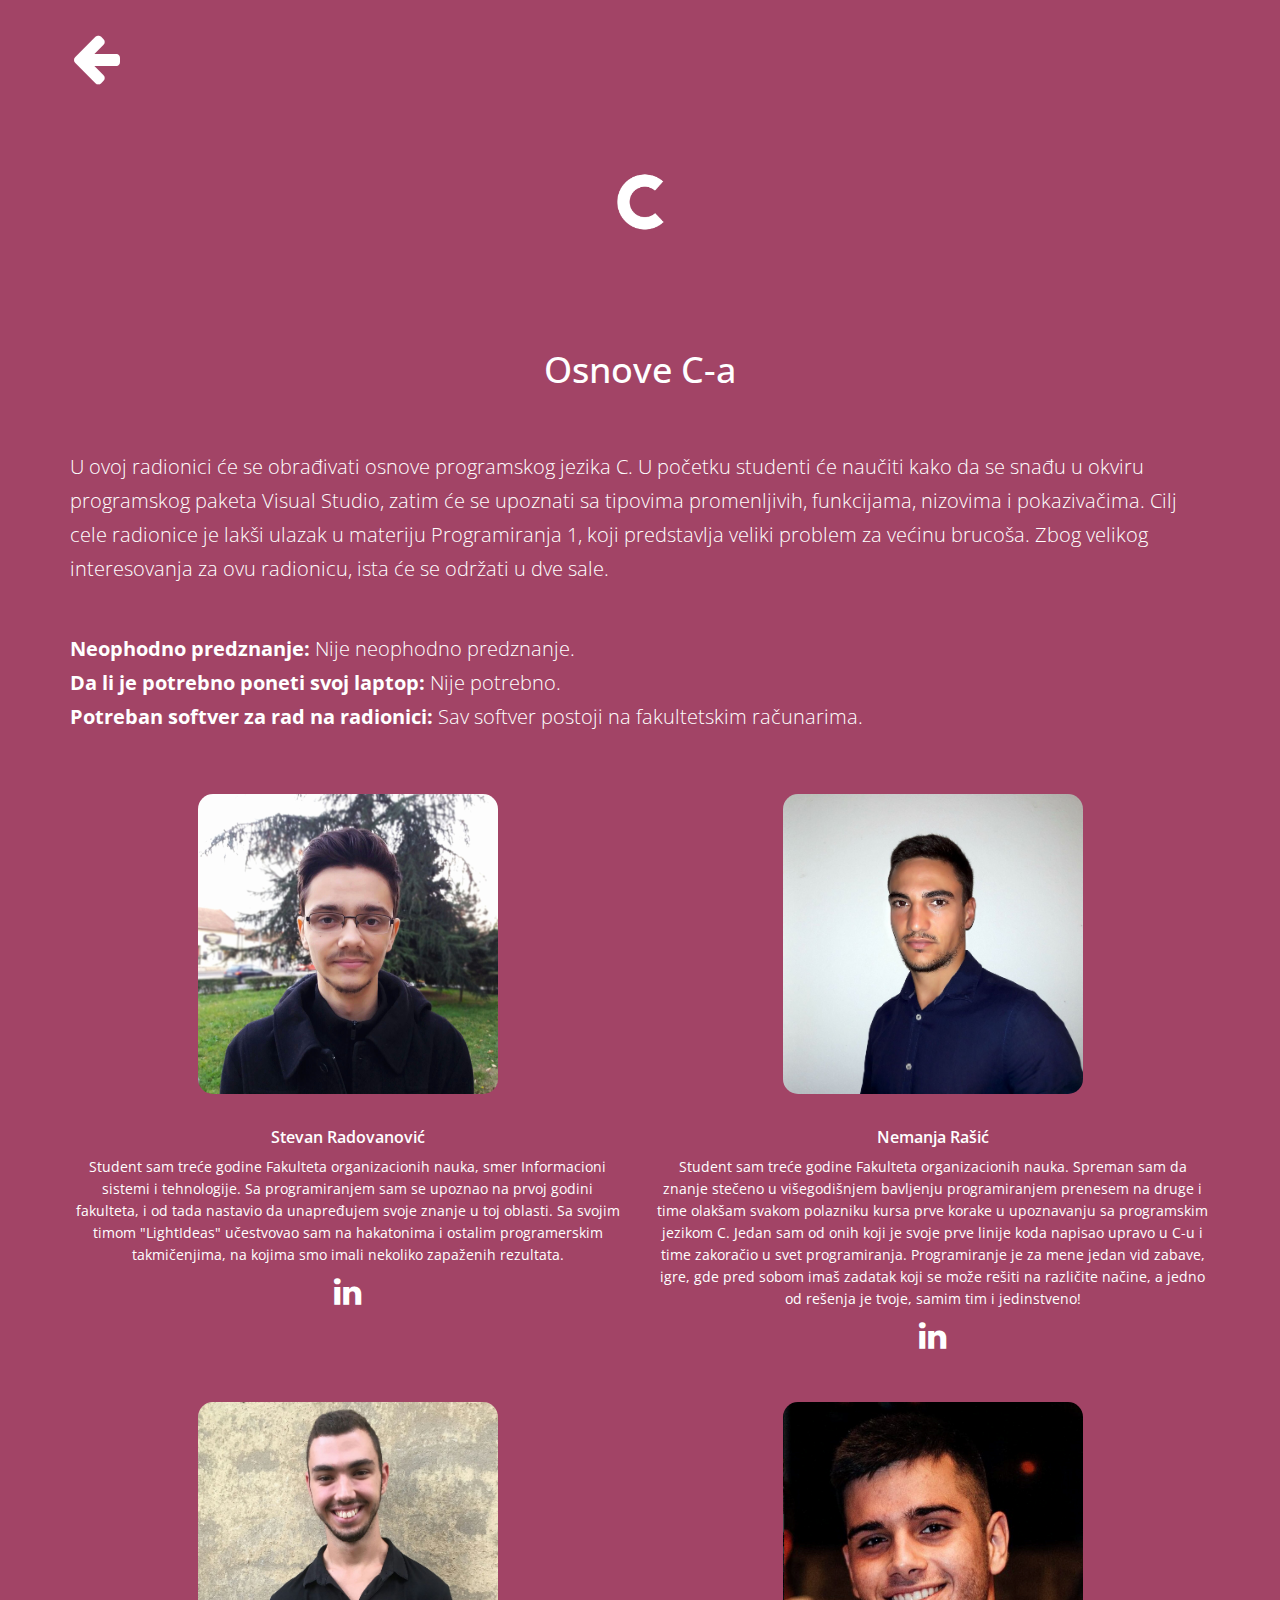
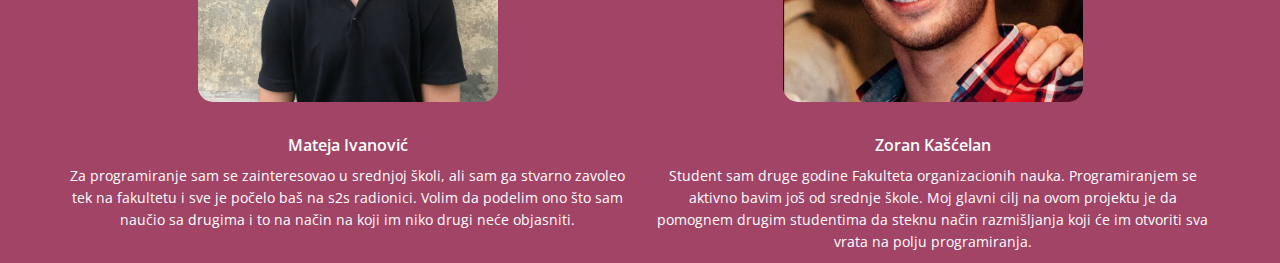
<file: radionica-c.html>
<!DOCTYPE html>
<html lang="en">

<head>
    <meta charset="UTF-8">
    <meta name="viewport" content="width=device-width, initial-scale=1.0">
    <meta http-equiv="X-UA-Compatible" content="ie=edge">
    <title>Studenti studentima 2018</title>

    <!-- Bootstrap CDN -->

    <link rel="stylesheet" href="https://maxcdn.bootstrapcdn.com/bootstrap/3.3.7/css/bootstrap.min.css" integrity="sha384-BVYiiSIFeK1dGmJRAkycuHAHRg32OmUcww7on3RYdg4Va+PmSTsz/K68vbdEjh4u"
        crossorigin="anonymous">
    <script src="https://code.jquery.com/jquery-3.2.1.min.js" integrity="sha256-hwg4gsxgFZhOsEEamdOYGBf13FyQuiTwlAQgxVSNgt4="
        crossorigin="anonymous"></script>
    <script src="https://maxcdn.bootstrapcdn.com/bootstrap/3.3.7/js/bootstrap.min.js" integrity="sha384-Tc5IQib027qvyjSMfHjOMaLkfuWVxZxUPnCJA7l2mCWNIpG9mGCD8wGNIcPD7Txa"
        crossorigin="anonymous">

        </script>

    <!-- CSS -->
    <link rel="stylesheet" href="https://maxcdn.bootstrapcdn.com/font-awesome/4.7.0/css/font-awesome.min.css">
    <link rel="stylesheet" href="./css/main.css">
    <link rel="stylesheet" href="./css/radionica.css">

    <style type="text/css">
        body {
            background-color: #A24466;
            color: white;
        }

        .workshop-info-text {
            color: white;
        }

        .fa-linkedin {
            color: white;
        }

        .ikonaRadionice {
            margin: auto;
            display: block;
            width: 35%;
            margin-bottom: 4%;
        }

        .razmak {
            margin-top: 4%;
        }

        .fa-arrow-right {
            color: white;
            size: 60px;
        }
    </style>
</head>

<body>
    <nav>
        <div class="container">
            <div class="go-back">
                <a href="index.html#radionice">
                    <!--<img src="../img/right-arrow.png" alt="Back">-->
                    <i class="fa fa-arrow-right fa-4x responsive-size" aria-hidden="false"></i>
                </a>
            </div>
        </div>
    </nav>
    <section class="workshop-info">
        <div class="container">
            <!--SLIKA-->
            <div class="img-control">
                <img class="img-responsive ikonaRadionice" src="./img/radionice/c02.jpg" alt="C language-ikonica">
            </div>
            <!--/SLIKA-->
            <div class="row">
                <div class="col-md-10 col-md-offset-1">
                    <h1> Osnove C-a</h1>
                </div>
            </div>
            <div class="row">
                <div class="col-md-12">
                    <p class="workshop-info-text">
                        U ovoj radionici će se obrađivati osnove programskog jezika C.
                        U početku studenti će naučiti kako da se snađu u okviru programskog paketa Visual Studio,
                        zatim će se upoznati sa tipovima promenljivih, funkcijama, nizovima i pokazivačima.
                        Cilj cele radionice je lakši ulazak u materiju Programiranja 1, koji predstavlja veliki problem
                        za većinu brucoša. Zbog velikog interesovanja za ovu radionicu, ista će se održati u dve sale.

                        <span class="razmak">
                            <b>Neophodno predznanje:</b> Nije neophodno predznanje.
                        </span>
                        <b> Da li je potrebno poneti svoj laptop:</b> Nije potrebno.
                        <span>
                            <b>Potreban softver za rad na radionici:</b> Sav softver postoji na fakultetskim
                            računarima. </span>
                    </p>
                </div>
            </div>
            <span class="razmak"></span>
            <div class="row predavaci">
                <div class="col-md-6 predavac">
                    <img src="./img/predavaci/stevan.jpg" alt="Stevan">
                    <h5>Stevan Radovanović</h5>
                    <p>
                        Student sam treće godine Fakulteta organizacionih nauka, smer Informacioni sistemi i
                        tehnologije.
                        Sa programiranjem sam se upoznao na prvoj godini fakulteta, i od tada nastavio da unapređujem
                        svoje znanje u toj oblasti.
                        Sa svojim timom "LightIdeas" učestvovao sam na hakatonima i ostalim programerskim takmičenjima,
                        na kojima smo imali nekoliko zapaženih rezultata.
                        <a href="https://www.linkedin.com/in/stevan-radovanovi%C4%87-568751153/" class="link">
                            <i class="fa fa-linkedin fa-2x" aria-hidden="true"></i>
                        </a>
                    </p>
                </div>
                <div class="col-md-6 predavac">
                    <img src="./img/predavaci/Nemanja Rasic.jpg" alt="Nemanja">
                    <h5>Nemanja Rašić </h5>
                    <p> Student sam treće godine Fakulteta organizacionih nauka.
                        Spreman sam da znanje stečeno u višegodišnjem bavljenju programiranjem prenesem na druge i time olakšam svakom
                        polazniku kursa prve korake u upoznavanju sa programskim jezikom C.
                        Jedan sam od onih koji je svoje prve linije koda napisao upravo u C-u i time zakoračio u svet
                        programiranja.
                        Programiranje je za mene jedan vid zabave, igre, gde pred sobom imaš zadatak koji se može
                        rešiti na različite načine,
                        a jedno od rešenja je tvoje, samim tim i jedinstveno!
                        <a href="https://www.linkedin.com/in/rasicn/" class="link">
                            <i class="fa fa-linkedin fa-2x" aria-hidden="true"></i>
                        </a>
                    </p>
                </div>
            </div>
            <br>
            <br>
            <span class="razmak"></span>
            <div class="row predavaci">
                <div class="col-md-6 predavac">
                    <img src="./img/predavaci/Mateja Ivanovic.jpg" alt="Mateja">
                    <h5>Mateja Ivanović</h5>
                    <p>
                        Za programiranje sam se zainteresovao u srednjoj školi, ali sam ga stvarno zavoleo tek na
                        fakultetu i sve je počelo baš na s2s radionici.
                        Volim da podelim ono što sam naučio sa drugima i to na način na koji im niko drugi neće
                        objasniti.

                    </p>
                </div>
                <div class="col-md-6 predavac">
                    <img src="./img/predavaci/slk.png" alt="Zoran">
                    <h5>Zoran Kašćelan </h5>
                    <p> Student sam druge godine Fakulteta organizacionih nauka. Programiranjem se aktivno bavim još od
                        srednje škole.
                        Moj glavni cilj na ovom projektu je da pomognem drugim studentima da steknu način razmišljanja
                        koji će im otvoriti sva vrata na polju programiranja.
                    </p>
                </div>
            </div>
        </div>
    </section>
</body>

</html>
</file>
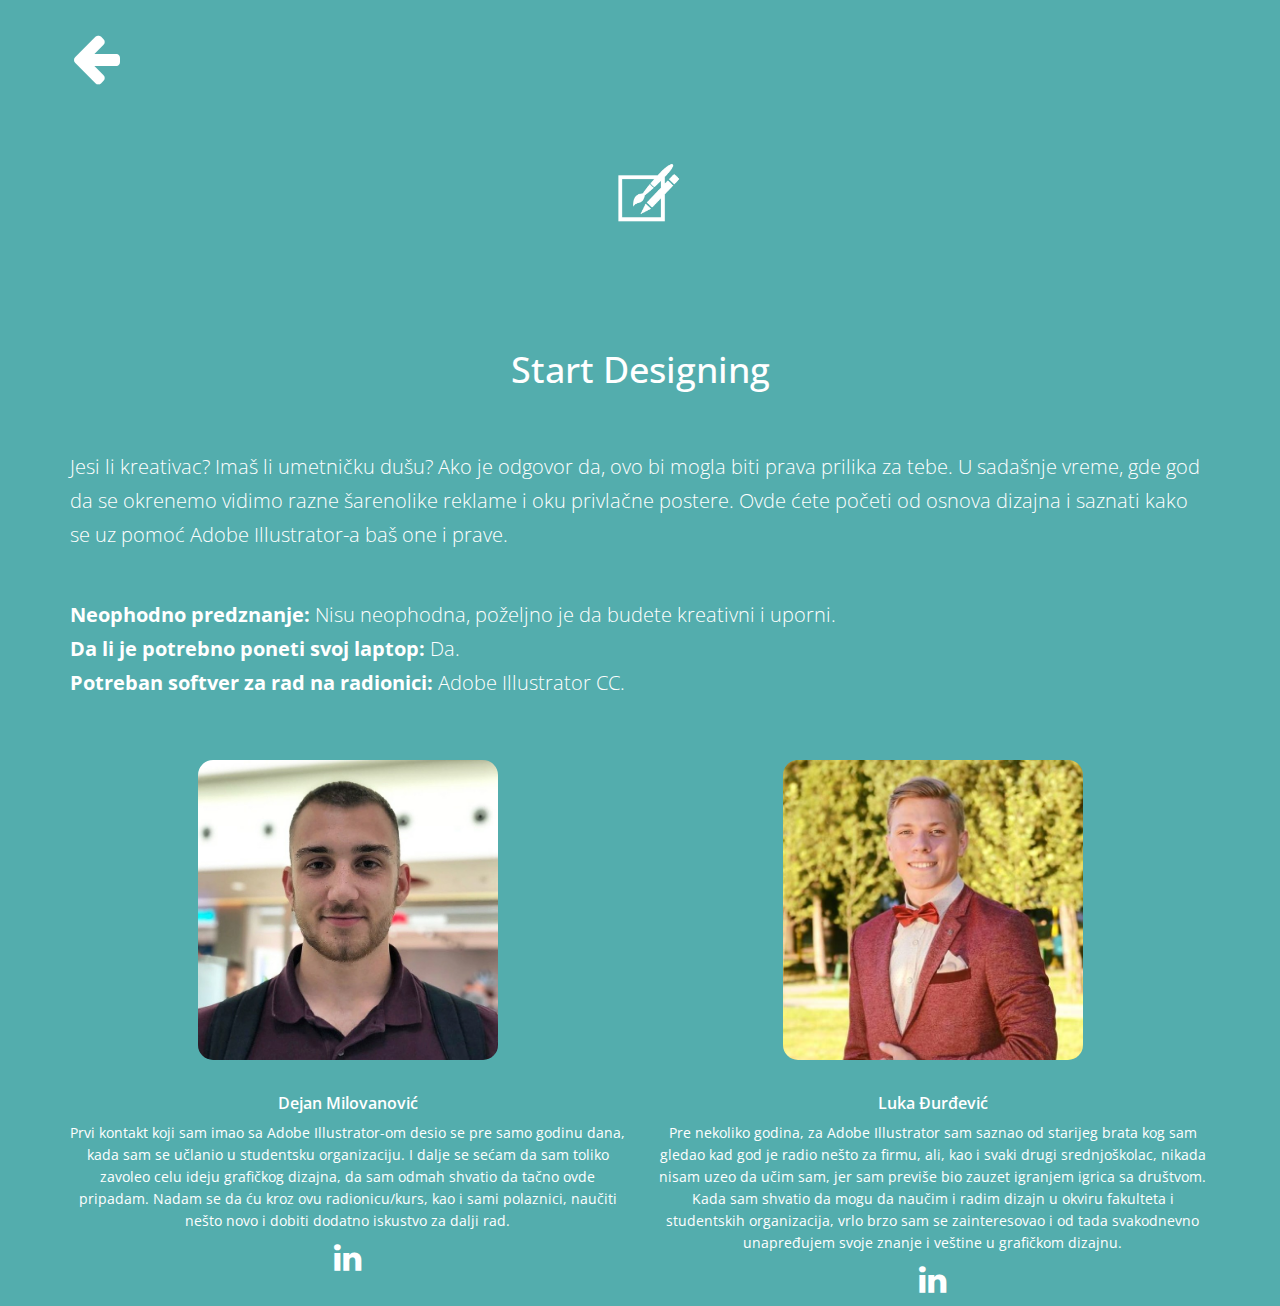
<file: radionica-design.html>
<!DOCTYPE html>
<html lang="en">

<head>
    <meta charset="UTF-8">
    <meta name="viewport" content="width=device-width, initial-scale=1.0">
    <meta http-equiv="X-UA-Compatible" content="ie=edge">
    <title>Studenti studentima 2018</title>

    <!-- Bootstrap CDN -->

    <link rel="stylesheet" href="https://maxcdn.bootstrapcdn.com/bootstrap/3.3.7/css/bootstrap.min.css" integrity="sha384-BVYiiSIFeK1dGmJRAkycuHAHRg32OmUcww7on3RYdg4Va+PmSTsz/K68vbdEjh4u"
        crossorigin="anonymous">
    <script src="https://code.jquery.com/jquery-3.2.1.min.js" integrity="sha256-hwg4gsxgFZhOsEEamdOYGBf13FyQuiTwlAQgxVSNgt4="
        crossorigin="anonymous"></script>
    <script src="https://maxcdn.bootstrapcdn.com/bootstrap/3.3.7/js/bootstrap.min.js" integrity="sha384-Tc5IQib027qvyjSMfHjOMaLkfuWVxZxUPnCJA7l2mCWNIpG9mGCD8wGNIcPD7Txa"
        crossorigin="anonymous">







        </script>

    <!-- CSS -->
    <link rel="stylesheet" href="https://maxcdn.bootstrapcdn.com/font-awesome/4.7.0/css/font-awesome.min.css">
    <link rel="stylesheet" href="./css/main.css">
    <link rel="stylesheet" href="./css/radionica.css">

    <style type="text/css">
        body {
            background-color: #53ADAD;
            color: white;
        }

        .workshop-info-text {
            color: white;
        }

        .fa-linkedin {
            color: white;
        }

        .ikonaRadionice {
            margin: auto;
            display: block;
            width: 35%;
            margin-bottom: 4%;
        }

        .razmak {
            margin-top: 4%;
        }

        .fa-arrow-right {
            color: white;
            size: 60px;
        }
    </style>
</head>

<body>
    <nav>
        <div class="container">
            <div class="go-back">
                <a href="index.html#radionice">
                    <!--<img src="../img/right-arrow.png" alt="Back">-->
                    <i class="fa fa-arrow-right fa-4x responsive-size" aria-hidden="false"></i>
                </a>
            </div>
        </div>
    </nav>
    <section class="workshop-info">
        <div class="container">
            <!--SLIKA-->
            <div class="img-control">
                <img class="img-responsive ikonaRadionice" src="./img/radionice/d02.jpg" alt="Design-ikonica">
            </div>
            <!--/SLIKA-->
            <div class="row">
                <div class="col-md-10 col-md-offset-1">
                    <h1> Start Designing </h1>
                </div>
            </div>
            <div class="row">
                <div class="col-md-12">
                    <p class="workshop-info-text">
                        Jesi li kreativac? Imaš li umetničku dušu? Ako je odgovor da, ovo bi mogla biti prava prilika
                        za tebe.
                        U sadašnje vreme, gde god da se okrenemo vidimo razne šarenolike reklame i oku privlačne
                        postere.
                        Ovde ćete početi od osnova dizajna i saznati kako se uz pomoć Adobe Illustrator-a baš one i
                        prave.
                        <span class="razmak">
                            <b>Neophodno predznanje:</b> Nisu neophodna, poželjno je da budete kreativni i uporni.
                        </span>
                        <b> Da li je potrebno poneti svoj laptop:</b> Da.
                        <span>
                            <b>Potreban softver za rad na radionici: </b>Adobe Illustrator CC.
                        </span>
                    </p>
                </div>
            </div>
            <div class="row predavaci">
                <div class="col-md-6 predavac">
                    <img src="./img/predavaci/Dejan Milovanović.jpg" alt="Dejan">
                    <h5>Dejan Milovanović</h5>
                    <p>
                        Prvi kontakt koji sam imao sa Adobe Illustrator-om desio se pre samo godinu dana, kada sam se
                        učlanio u studentsku organizaciju. I dalje se sećam da sam toliko zavoleo celu ideju grafičkog
                        dizajna, da sam odmah shvatio da tačno ovde pripadam. Nadam se da ću kroz ovu radionicu/kurs,
                        kao i sami polaznici, naučiti nešto novo i dobiti dodatno iskustvo za dalji rad.
                        <a href="https://www.linkedin.com/in/milovanovicd/" class="link">
                            <i class="fa fa-linkedin fa-2x" aria-hidden="true"></i>
                        </a>

                    </p>
                </div>
                <div class="col-md-6 predavac">
                    <img src="./img/predavaci/Luka Djurdjevic.jpg" alt="Nemanja">
                    <h5>Luka Đurđević </h5>
                    <p> Pre nekoliko godina, za Adobe Illustrator sam saznao od starijeg
                        brata kog sam gledao kad god je radio nešto za firmu, ali, kao i svaki drugi srednjoškolac,
                        nikada nisam uzeo da učim sam, jer sam previše bio zauzet igranjem igrica sa društvom. Kada sam
                        shvatio da mogu da naučim i radim dizajn u okviru fakulteta i studentskih organizacija, vrlo
                        brzo sam se zainteresovao i od tada svakodnevno unapređujem svoje znanje i veštine u grafičkom
                        dizajnu.
                        <a href="https://www.linkedin.com/in/lukand1/" class="link">
                            <i class="fa fa-linkedin fa-2x" aria-hidden="true"></i>
                        </a>
                    </p>
                </div>
            </div>
        </div>
    </section>
</body>

</html>
</file>
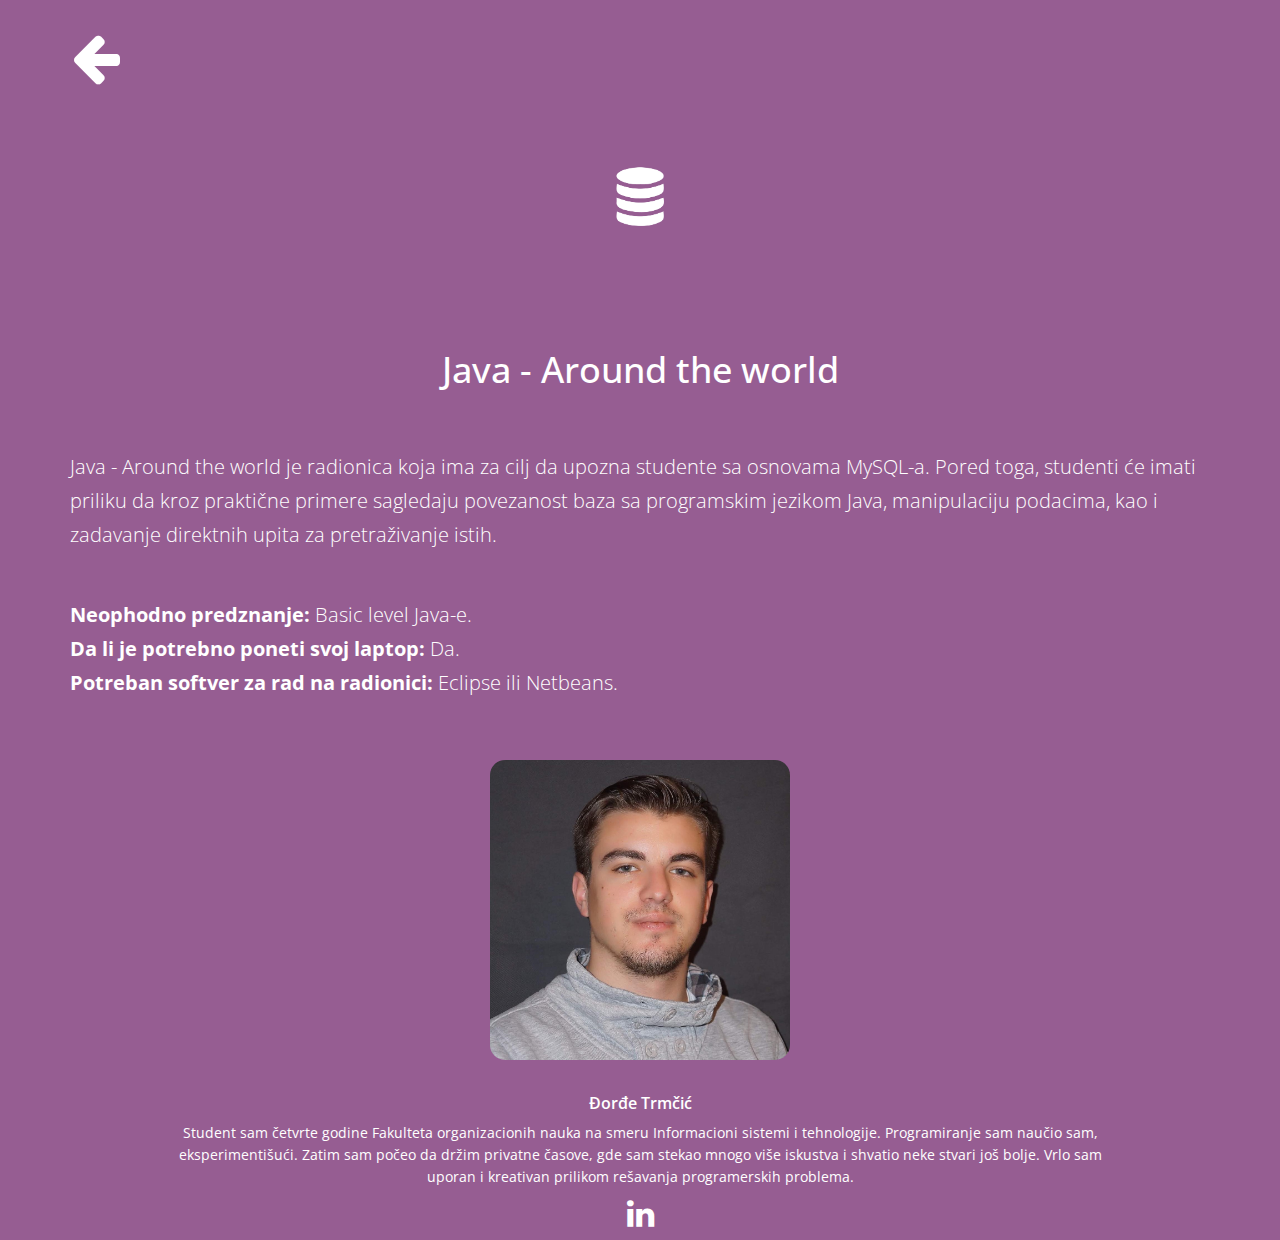
<file: radionica-java1.html>
<!DOCTYPE html>
<html lang="en">

<head>
    <meta charset="UTF-8">
    <meta name="viewport" content="width=device-width, initial-scale=1.0">
    <meta http-equiv="X-UA-Compatible" content="ie=edge">
    <title>Studenti studentima 2018</title>

    <!-- Bootstrap CDN -->

    <link rel="stylesheet" href="https://maxcdn.bootstrapcdn.com/bootstrap/3.3.7/css/bootstrap.min.css" integrity="sha384-BVYiiSIFeK1dGmJRAkycuHAHRg32OmUcww7on3RYdg4Va+PmSTsz/K68vbdEjh4u"
        crossorigin="anonymous">
    <script src="https://code.jquery.com/jquery-3.2.1.min.js" integrity="sha256-hwg4gsxgFZhOsEEamdOYGBf13FyQuiTwlAQgxVSNgt4="
        crossorigin="anonymous"></script>
    <script src="https://maxcdn.bootstrapcdn.com/bootstrap/3.3.7/js/bootstrap.min.js" integrity="sha384-Tc5IQib027qvyjSMfHjOMaLkfuWVxZxUPnCJA7l2mCWNIpG9mGCD8wGNIcPD7Txa"
        crossorigin="anonymous">

        </script>

    <!-- CSS -->
    <link rel="stylesheet" href="https://maxcdn.bootstrapcdn.com/font-awesome/4.7.0/css/font-awesome.min.css">
    <link rel="stylesheet" href="./css/main.css">
    <link rel="stylesheet" href="./css/radionica.css">

    <style type="text/css">
        body {
            background-color: #965D92;
            color: white;
        }

        .workshop-info-text {
            color: white;
        }

        .fa-linkedin {
            color: white;
        }

        .ikonaRadionice {
            margin: auto;
            display: block;
            width: 35%;
            margin-bottom: 4%;
        }

        .razmak {
            margin-top: 4%;
        }

        .fa-arrow-right {
            color: white;
            size: 60px;
        }
    </style>
</head>

<body>
    <nav>
        <div class="container">
            <div class="go-back">
                <a href="index.html#radionice">
                    <!--<img src="../img/right-arrow.png" alt="Back">-->
                    <i class="fa fa-arrow-right fa-4x responsive-size" aria-hidden="false"></i>
                </a>
            </div>
        </div>
    </nav>
    <section class="workshop-info">
        <div class="container">
            <!--SLIKA-->
            <div class="img-control">
                <img class="img-responsive ikonaRadionice" src="./img/radionice/b02.jpg" alt="java-baze-ikonica">
            </div>
            <!--/SLIKA-->
            <div class="row">
                <div class="col-md-10 col-md-offset-1">
                    <h1> Java - Around the world </h1>
                </div>
            </div>
            <div class="row">
                <div class="col-md-12">
                    <p class="workshop-info-text">
                        Java - Around the world je radionica koja ima za cilj da upozna studente sa osnovama MySQL-a.
                        Pored toga, studenti će imati priliku da kroz praktične primere sagledaju povezanost baza sa
                        programskim jezikom Java,
                        manipulaciju podacima, kao i zadavanje direktnih upita za pretraživanje istih.
                        <span class="razmak"><b>Neophodno predznanje:</b> Basic level Java-e. </span>
                        <b>Da li je potrebno poneti svoj laptop:</b> Da.
                        <span>
                            <b>Potreban softver za rad na radionici:</b> Eclipse ili Netbeans.</span>
                    </p>
                </div>
            </div>
            <div class="row predavaci">
                <div class="col-md-10 predavac col-md-offset-1">
                    <img src="./img/predavaci/Djordje Trmcic.jpeg" alt="Djordje">
                    <h5>Đorđe Trmčić</h5>
                    <p>
                        Student sam četvrte godine Fakulteta organizacionih nauka na smeru Informacioni sistemi i
                        tehnologije.
                        Programiranje sam naučio sam, eksperimentišući.
                        Zatim sam počeo da držim privatne časove, gde sam stekao mnogo više iskustva i shvatio neke
                        stvari još bolje.
                        Vrlo sam uporan i kreativan prilikom rešavanja programerskih problema.
                        <a href="https://www.linkedin.com/in/%C4%91or%C4%91e-trm%C4%8Di%C4%87-862358151/" class="link">
                            <i class="fa fa-linkedin fa-2x" aria-hidden="true"></i>
                        </a>
                    </p>
                </div>
            </div>
        </div>
    </section>
</body>

</html>
</file>
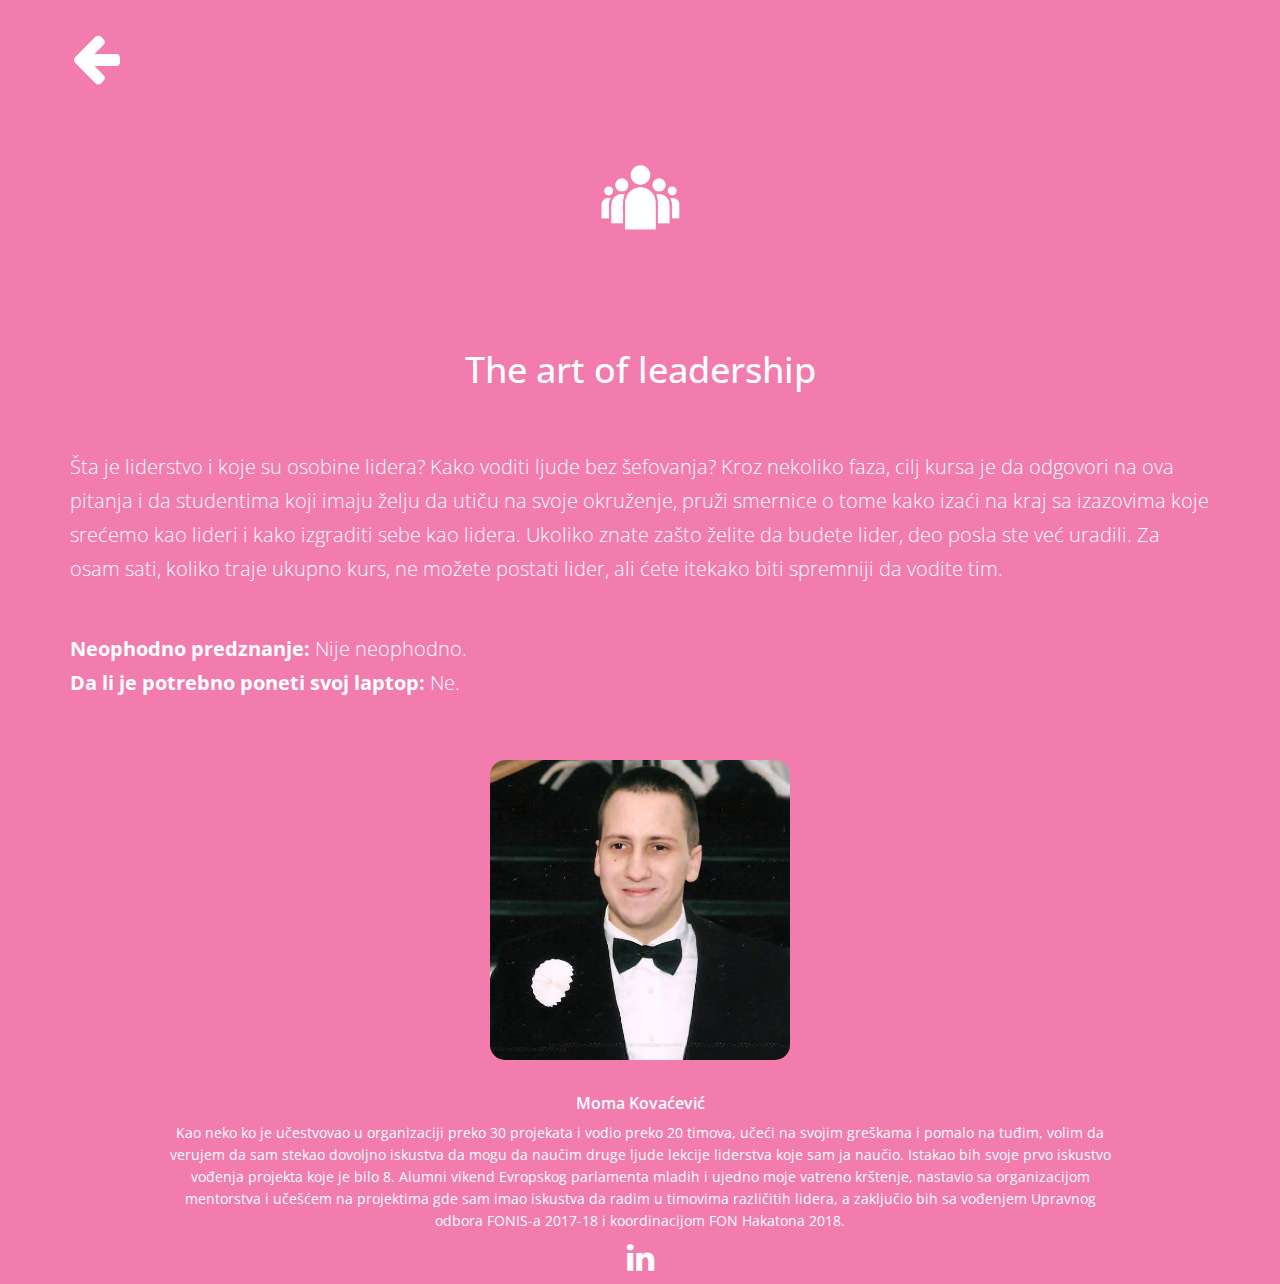
<file: radionica-leadership.html>
<!DOCTYPE html>
<html lang="en">

<head>
    <meta charset="UTF-8">
    <meta name="viewport" content="width=device-width, initial-scale=1.0">
    <meta http-equiv="X-UA-Compatible" content="ie=edge">
    <title>Studenti studentima 2018</title>

    <!-- Bootstrap CDN -->

    <link rel="stylesheet" href="https://maxcdn.bootstrapcdn.com/bootstrap/3.3.7/css/bootstrap.min.css" integrity="sha384-BVYiiSIFeK1dGmJRAkycuHAHRg32OmUcww7on3RYdg4Va+PmSTsz/K68vbdEjh4u"
        crossorigin="anonymous">
    <script src="https://code.jquery.com/jquery-3.2.1.min.js" integrity="sha256-hwg4gsxgFZhOsEEamdOYGBf13FyQuiTwlAQgxVSNgt4="
        crossorigin="anonymous"></script>
    <script src="https://maxcdn.bootstrapcdn.com/bootstrap/3.3.7/js/bootstrap.min.js" integrity="sha384-Tc5IQib027qvyjSMfHjOMaLkfuWVxZxUPnCJA7l2mCWNIpG9mGCD8wGNIcPD7Txa"
        crossorigin="anonymous">
        </script>

    <!-- CSS -->
    <link rel="stylesheet" href="https://maxcdn.bootstrapcdn.com/font-awesome/4.7.0/css/font-awesome.min.css">
    <link rel="stylesheet" href="./css/main.css">
    <link rel="stylesheet" href="./css/radionica.css">

    <style type="text/css">
        body {
            background-color: #F27CAE;
            color: white;

        }

        .workshop-info-text {
            color: white;
        }

        .fa-linkedin {
            color: white;
        }

        .ikonaRadionice {
            margin: auto;
            display: block;
            width: 35%;
            margin-bottom: 4%;
        }

        .razmak {
            margin-top: 4%;
        }

        .fa-arrow-right {
            color: white;
            size: 60px;
        }
    </style>
</head>

<body>
    <nav>
        <div class="container">
            <div class="go-back">
                <a href="index.html#radionice">
                    <!--<img src="../img/right-arrow.png" alt="Back">-->
                    <i class="fa fa-arrow-right fa-4x responsive-size" aria-hidden="false"></i>
                </a>
            </div>
        </div>
    </nav>
    <section class="workshop-info">
        <div class="container">
            <!--SLIKA-->
            <div class="img-control">
                <img class="img-responsive ikonaRadionice" src="./img/radionice/l02.jpg" alt="Leadership">
            </div>
            <!--/SLIKA-->
            <div class="row">
                <div class="col-md-10 col-md-offset-1">
                    <h1> The art of leadership </h1>
                </div>
            </div>
            <div class="row">
                <div class="col-md-12">
                    <p class="workshop-info-text">
                        Šta je liderstvo i koje su osobine lidera? Kako voditi ljude bez šefovanja? Kroz nekoliko
                        faza, cilj kursa je da odgovori na ova pitanja i da studentima koji imaju želju da 
                        utiču na svoje okruženje, pruži smernice o tome kako izaći na kraj sa izazovima koje srećemo 
                        kao lideri i kako izgraditi sebe kao lidera. Ukoliko znate zašto želite da budete lider, 
                        deo posla ste već uradili. Za osam sati, koliko traje ukupno kurs, ne možete postati lider, 
			ali ćete itekako biti spremniji da vodite tim.
                        <span class="razmak">
                            <b>Neophodno predznanje:</b> Nije neophodno.</span>
                        <b>Da li je potrebno poneti svoj laptop:</b> Ne.
                    </p>
                </div>
            </div>
            <div class="row predavaci">
                <div class="col-md-10 predavac col-md-offset-1 ">
                    <img src="./img/predavaci/Moma Kovačević.jpeg" alt="Moma">
                    <h5>Moma Kovaćević</h5>
                    <p>
                        Kao neko ko je učestvovao u organizaciji preko 30 projekata i vodio preko 20 timova, učeći na
                        svojim greškama i pomalo na tuđim, volim da verujem da sam stekao dovoljno iskustva da
                        mogu da naučim druge ljude lekcije liderstva koje sam ja naučio. Istakao bih svoje prvo
                        iskustvo vođenja projekta koje je bilo 8. Alumni vikend Evropskog parlamenta mladih i ujedno
                        moje vatreno krštenje, nastavio sa organizacijom mentorstva i učešćem na projektima gde sam
                        imao iskustva da radim u timovima različitih lidera, a zaključio bih sa vođenjem Upravnog
                        odbora FONIS-a 2017-18 i koordinacijom FON Hakatona 2018.
                        <a href="https://www.linkedin.com/in/moma-kovacevic-5a125589/" class="link">
                            <i class="fa fa-linkedin fa-2x" aria-hidden="true"></i>
                        </a>
                    </p>
                </div>
            </div>
        </div>
    </section>
</body>

</html>
</file>
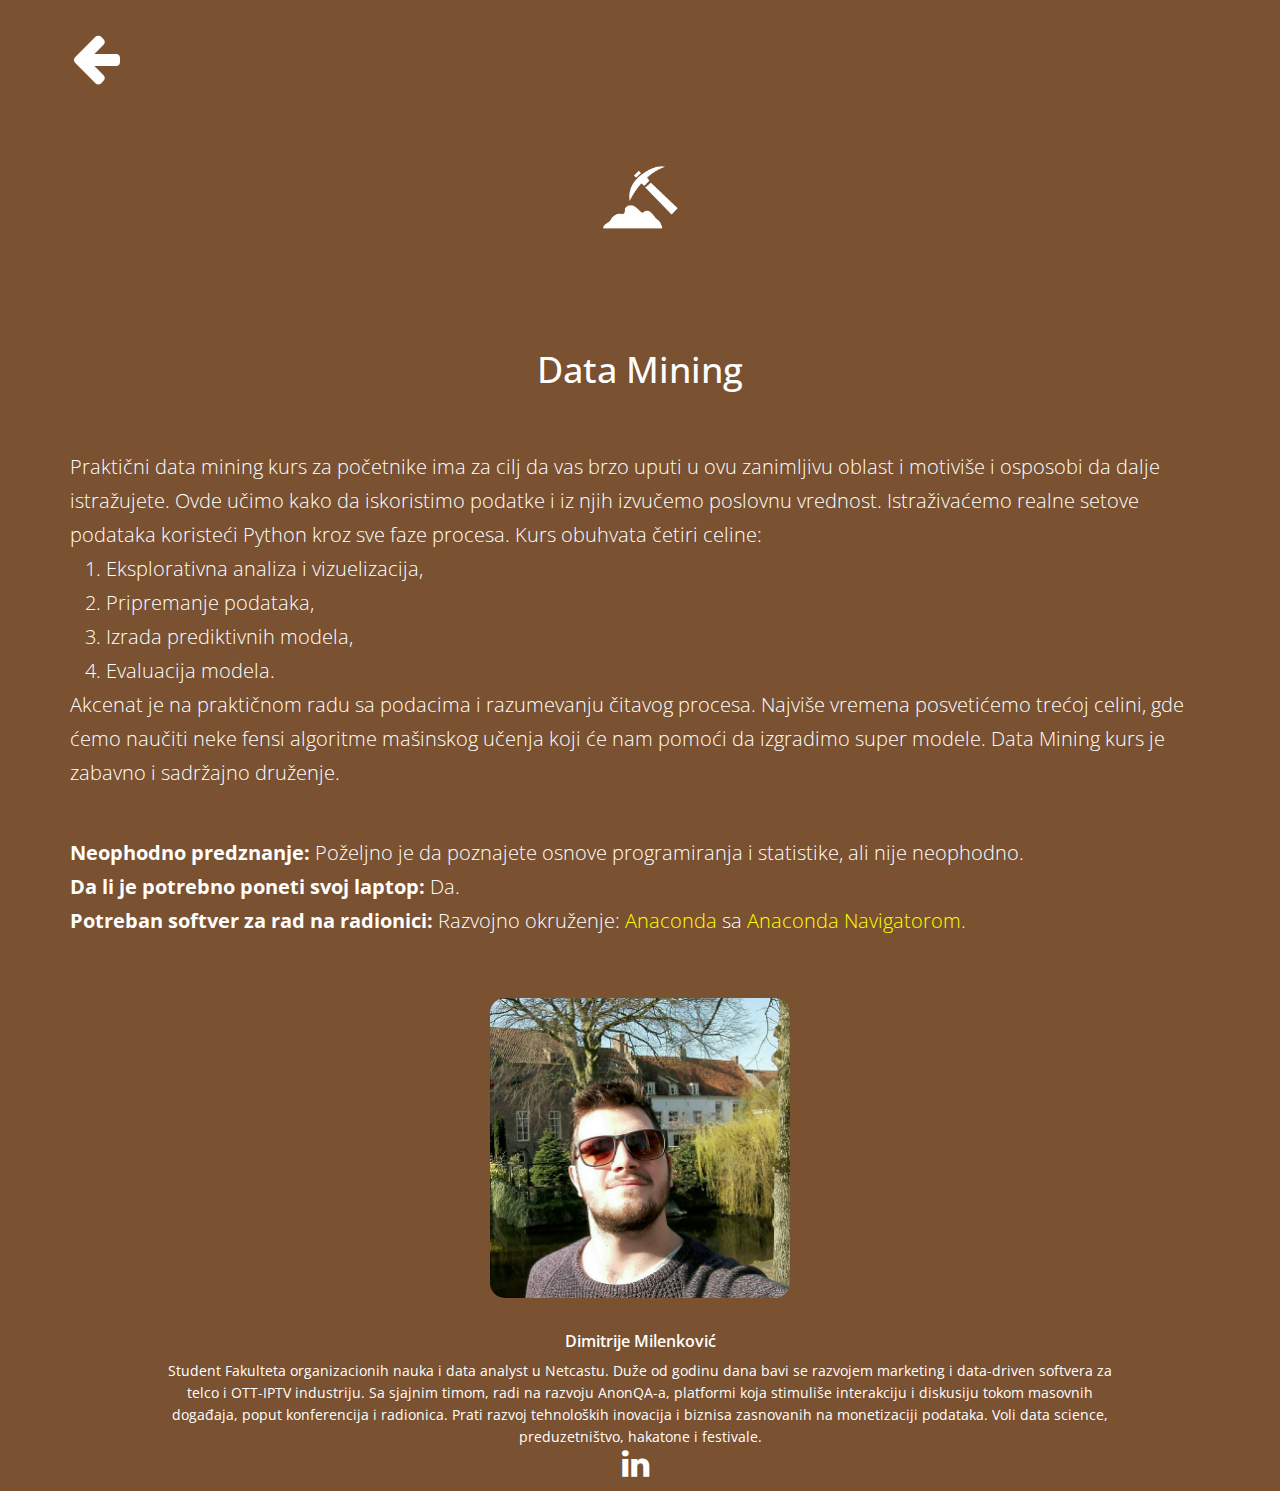
<file: radionica-mining.html>
<!DOCTYPE html>
<html lang="en">

<head>
    <meta charset="UTF-8">
    <meta name="viewport" content="width=device-width, initial-scale=1.0">
    <meta http-equiv="X-UA-Compatible" content="ie=edge">
    <title>Studenti studentima 2018</title>

    <!-- Bootstrap CDN -->

    <link rel="stylesheet" href="https://maxcdn.bootstrapcdn.com/bootstrap/3.3.7/css/bootstrap.min.css" integrity="sha384-BVYiiSIFeK1dGmJRAkycuHAHRg32OmUcww7on3RYdg4Va+PmSTsz/K68vbdEjh4u"
        crossorigin="anonymous">
    <script src="https://code.jquery.com/jquery-3.2.1.min.js" integrity="sha256-hwg4gsxgFZhOsEEamdOYGBf13FyQuiTwlAQgxVSNgt4="
        crossorigin="anonymous"></script>
    <script src="https://maxcdn.bootstrapcdn.com/bootstrap/3.3.7/js/bootstrap.min.js" integrity="sha384-Tc5IQib027qvyjSMfHjOMaLkfuWVxZxUPnCJA7l2mCWNIpG9mGCD8wGNIcPD7Txa"
        crossorigin="anonymous">



        </script>

    <!-- CSS -->
    <link rel="stylesheet" href="https://maxcdn.bootstrapcdn.com/font-awesome/4.7.0/css/font-awesome.min.css">
    <link rel="stylesheet" href="./css/main.css">
    <link rel="stylesheet" href="./css/radionica.css">

    <style type="text/css">
        body {
            background-color: #7A5131;
            color: white;
        }

        .workshop-info-text {
            color: white;
        }

        .fa-linkedin {
            color: white;
        }

        .ikonaRadionice {
            margin: auto;
            display: block;
            width: 35%;
            margin-bottom: 4%;
        }

        .razmak {
            margin-top: 4%;
        }

        .fa-arrow-right {
            color: white;
            size: 60px;
        }
    </style>
</head>

<body>
    <nav>
        <div class="container">
            <div class="go-back">
                <a href="index.html#radionice">
                    <!--<img src="../img/right-arrow.png" alt="Back">-->
                    <i class="fa fa-arrow-right fa-4x responsive-size" aria-hidden="false"></i>
                </a>
            </div>
        </div>
    </nav>
    <section class="workshop-info">
        <div class="container">
            <!--SLIKA-->
            <div class="img-control">
                <img class="img-responsive ikonaRadionice" src="./img/radionice/m02.jpg" alt="Mining-ikonica">
            </div>
            <!--/SLIKA-->
            <div class="row">
                <div class="col-md-10 col-md-offset-1">
                    <h1> Data Mining </h1>
                </div>
            </div>
            <div class="row">
                <div class="col-md-12">
                    <p class="workshop-info-text">
                        Praktični data mining kurs za početnike ima za cilj da vas brzo uputi u ovu zanimljivu oblast i
                        motiviše i osposobi da dalje istražujete. Ovde učimo kako da iskoristimo podatke i iz njih
                        izvučemo poslovnu vrednost.
                        Istraživaćemo realne setove podataka koristeći Python kroz sve faze procesa. Kurs obuhvata
                        četiri celine: <br> &nbsp;&nbsp; 1. Eksplorativna analiza i
                        vizuelizacija,<br> &nbsp;&nbsp; 2. Pripremanje
                        podataka,<br> &nbsp;&nbsp; 3. Izrada prediktivnih modela, <br> &nbsp;&nbsp; 4. Evaluacija
                        modela.<br> Akcenat je na praktičnom radu sa podacima i razumevanju čitavog procesa. Najviše
                        vremena posvetićemo trećoj celini, gde ćemo naučiti neke fensi algoritme mašinskog učenja koji
                        će nam pomoći da izgradimo super modele.
                        Data Mining kurs je zabavno i sadržajno druženje.
                        <span class="razmak">
                            <b>Neophodno predznanje:</b> Poželjno je da poznajete osnove programiranja i statistike,
                            ali nije neophodno.</span>
                        <b>Da li je potrebno poneti svoj laptop:</b> Da.
                        <span>
                            <b>Potreban softver za rad na radionici:</b> Razvojno okruženje:
                            <a href="https://conda.io/docs/user-guide/install/index.html" target="_blank" style="color: yellow">Anaconda
                            </a>
                            sa
                            <a href="https://anaconda.org/anaconda/anaconda-navigato" target="_blank" style="color: yellow">
                                Anaconda Navigatorom.</a>
                        </span>
                    </p>
                </div>
            </div>
            <div class="row predavaci">
                <div class="col-md-10 predavac col-md-offset-1">
                    <img src="./img/predavaci/Dimitrije Milenkovic.jpg" alt="Dimitrije">
                    <h5>Dimitrije Milenković</h5>
                    <p>
                        Student Fakulteta organizacionih nauka i data analyst u Netcastu. Duže od godinu dana bavi se
                        razvojem marketing i data-driven softvera za telco i OTT-IPTV industriju. Sa sjajnim timom,
                        radi na razvoju AnonQA-a, platformi koja stimuliše interakciju i diskusiju tokom masovnih
                        događaja, poput konferencija i radionica. Prati razvoj tehnoloških inovacija i biznisa
                        zasnovanih na monetizaciji podataka. Voli data science, preduzetništvo, hakatone i festivale.
                        <br />
                        <a href="https://www.linkedin.com/in/dimitrijemilenkovicdm/" class="link" style="display: inline; padding-right:10px">
                            <i class="fa fa-linkedin fa-2x" aria-hidden="true"></i>
                        </a>
                    </p>
                </div>
            </div>
        </div>
    </section>
</body>

</html>
</file>
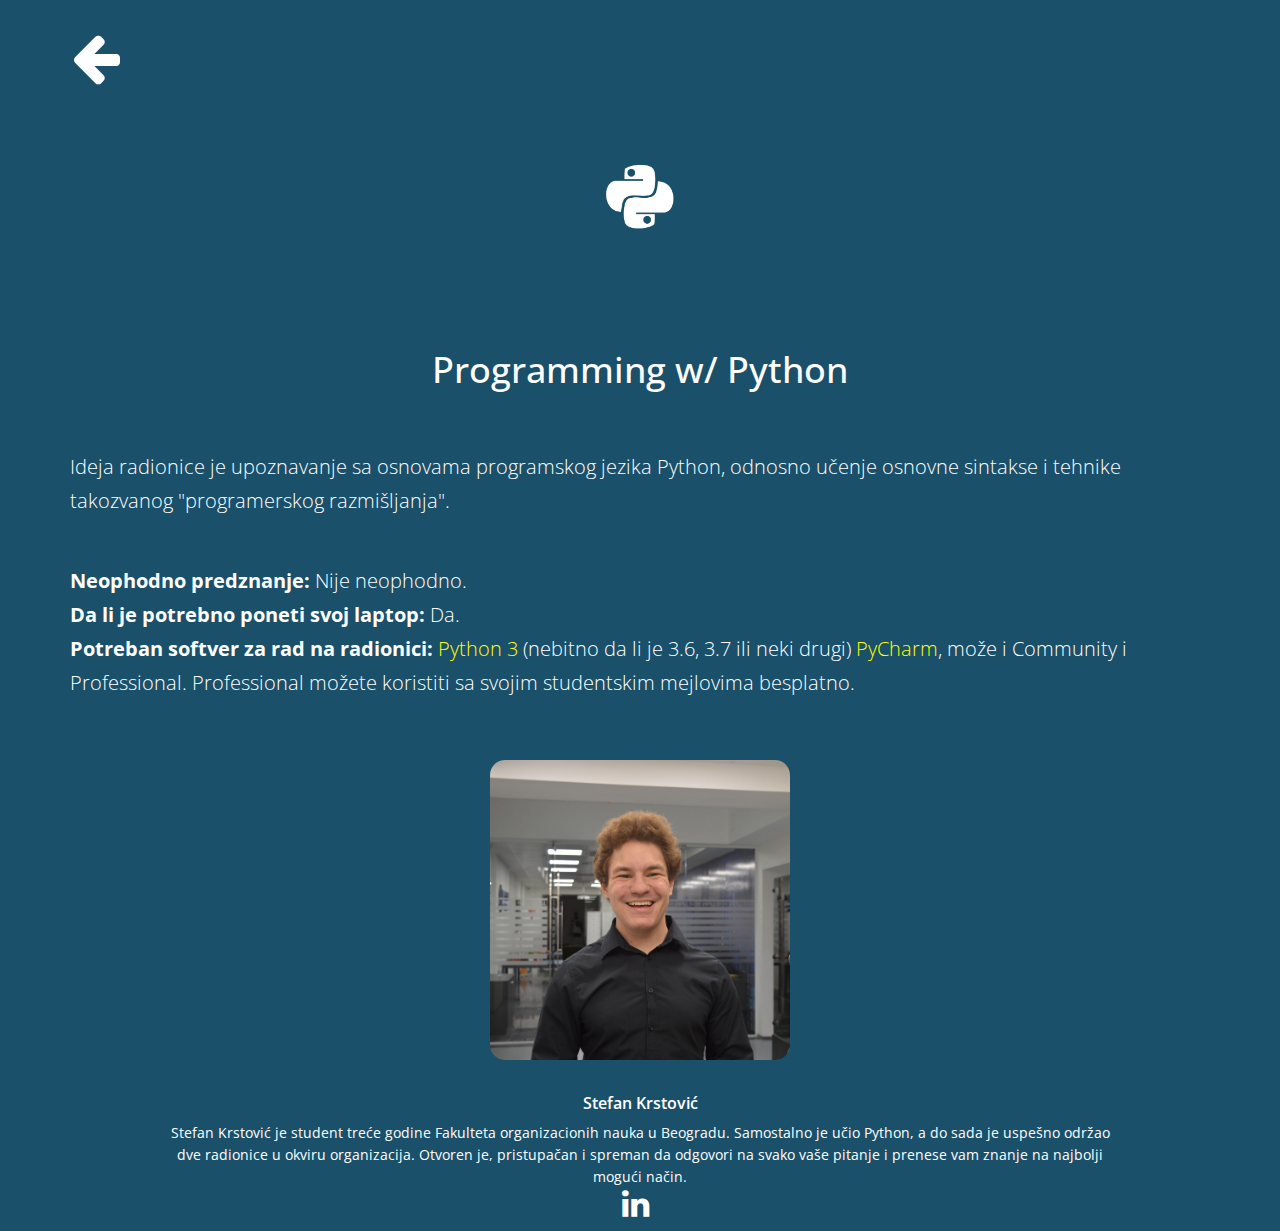
<file: radionica-python.html>
<!DOCTYPE html>
<html lang="en">

<head>
    <meta charset="UTF-8">
    <meta name="viewport" content="width=device-width, initial-scale=1.0">
    <meta http-equiv="X-UA-Compatible" content="ie=edge">
    <title>Studenti studentima 2018</title>

    <!-- Bootstrap CDN -->

    <link rel="stylesheet" href="https://maxcdn.bootstrapcdn.com/bootstrap/3.3.7/css/bootstrap.min.css" integrity="sha384-BVYiiSIFeK1dGmJRAkycuHAHRg32OmUcww7on3RYdg4Va+PmSTsz/K68vbdEjh4u"
        crossorigin="anonymous">
    <script src="https://code.jquery.com/jquery-3.2.1.min.js" integrity="sha256-hwg4gsxgFZhOsEEamdOYGBf13FyQuiTwlAQgxVSNgt4="
        crossorigin="anonymous"></script>
    <script src="https://maxcdn.bootstrapcdn.com/bootstrap/3.3.7/js/bootstrap.min.js" integrity="sha384-Tc5IQib027qvyjSMfHjOMaLkfuWVxZxUPnCJA7l2mCWNIpG9mGCD8wGNIcPD7Txa"
        crossorigin="anonymous">



        </script>

    <!-- CSS -->
    <link rel="stylesheet" href="https://maxcdn.bootstrapcdn.com/font-awesome/4.7.0/css/font-awesome.min.css">
    <link rel="stylesheet" href="./css/main.css">
    <link rel="stylesheet" href="./css/radionica.css">

    <style type="text/css">
        body {
            background-color: #1A506A;
            color: white;
        }

        .workshop-info-text {
            color: white;
        }

        .fa-linkedin {
            color: white;
        }

        .ikonaRadionice {
            margin: auto;
            display: block;
            width: 35%;
            margin-bottom: 4%;
        }

        .razmak {
            margin-top: 4%;
        }

        .fa-arrow-right {
            color: white;
            size: 60px;
        }
    </style>
</head>

<body>
    <nav>
        <div class="container">
            <div class="go-back">
                <a href="index.html#radionice">
                    <!--<img src="../img/right-arrow.png" alt="Back">-->
                    <i class="fa fa-arrow-right fa-4x responsive-size" aria-hidden="false"></i>
                </a>
            </div>
        </div>
    </nav>
    <section class="workshop-info">
        <div class="container">
            <!--SLIKA-->
            <div class="img-control">
                <img class="img-responsive ikonaRadionice" src="./img/radionice/p02.jpg" alt="Python-ikonica">
            </div>
            <!--/SLIKA-->
            <div class="row">
                <div class="col-md-10 col-md-offset-1">
                    <h1> Programming w/ Python </h1>
                </div>
            </div>
            <div class="row">
                <div class="col-md-12">
                    <p class="workshop-info-text">
                        Ideja radionice je upoznavanje sa osnovama programskog jezika Python, odnosno učenje osnovne
                        sintakse i tehnike takozvanog "programerskog razmišljanja".


                        <span class="razmak">
                            <b>Neophodno predznanje:</b> Nije neophodno. </span>
                        <b>Da li je potrebno poneti svoj laptop:</b> Da.
                        <span>
                            <b>Potreban softver za rad na radionici:</b>
                            <a href="https://www.python.org/downloads/" target="_blank" style="color: yellow">Python 3</a>
                            (nebitno da li je 3.6, 3.7 ili neki drugi)
                            <a href="https://www.jetbrains.com/pycharm/download/" target="_blank" style="color: yellow">PyCharm</a>,
                            može i Community i Professional. Professional možete koristiti sa svojim studentskim
                            mejlovima besplatno.
                        </span>

                    </p>
                </div>
            </div>
            <div class="row predavaci">
                <div class="col-md-10 predavac col-md-offset-1 img-size">
                    <img src="./img/predavaci/Stefan Krstović - Upravni Odborfonis.jpg" alt="Stefan">
                    <h5>Stefan Krstović</h5>
                    <p>
                        Stefan Krstović je student treće godine Fakulteta organizacionih nauka u Beogradu. Samostalno
                        je učio Python, a do sada je uspešno održao dve radionice u okviru organizacija. Otvoren je,
                        pristupačan i spreman da odgovori na svako vaše pitanje i prenese vam znanje na najbolji mogući
                        način.
                        <br>
                        <a href="https://www.linkedin.com/in/stefankrstovic/" class="link" style="display: inline; padding-right:10px">
                            <i class="fa fa-linkedin fa-2x" aria-hidden="true"></i>
                        </a>
                    </p>
                </div>
            </div>
        </div>
    </section>
</body>

</html>
</file>
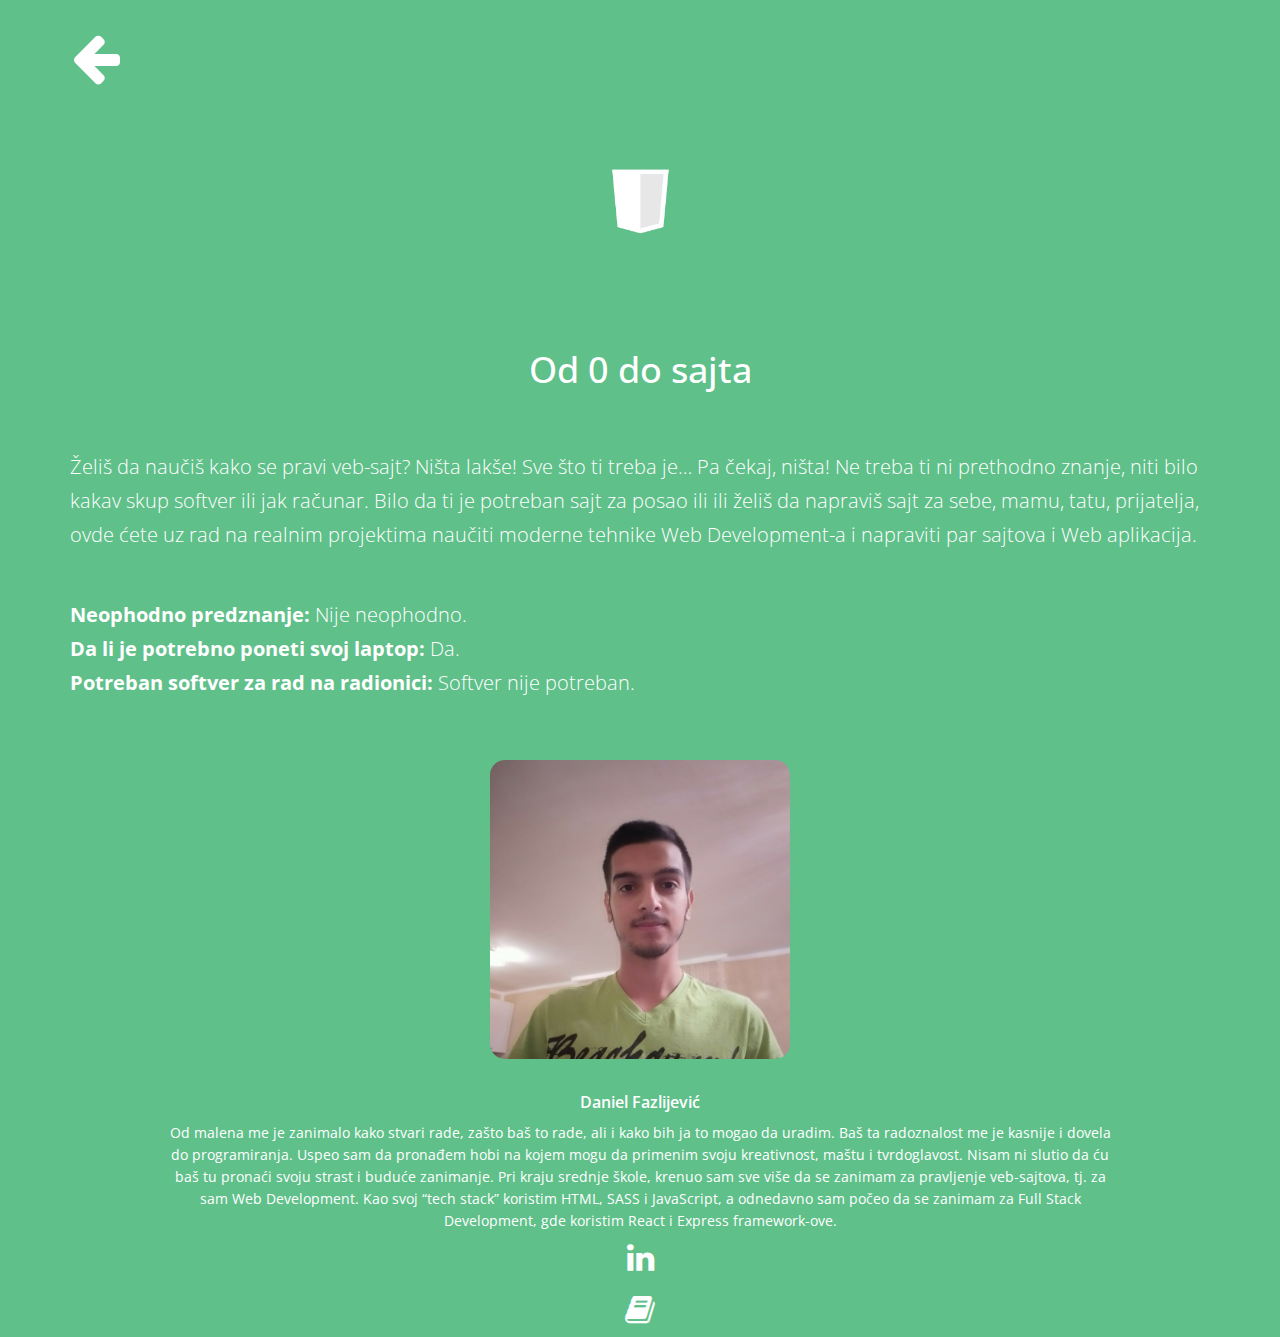
<file: radionica-sajt.html>
<!DOCTYPE html>
<html lang="en">

<head>
    <meta charset="UTF-8">
    <meta name="viewport" content="width=device-width, initial-scale=1.0">
    <meta http-equiv="X-UA-Compatible" content="ie=edge">
    <title>Studenti studentima 2018</title>

    <!-- Bootstrap CDN -->

    <link rel="stylesheet" href="https://maxcdn.bootstrapcdn.com/bootstrap/3.3.7/css/bootstrap.min.css" integrity="sha384-BVYiiSIFeK1dGmJRAkycuHAHRg32OmUcww7on3RYdg4Va+PmSTsz/K68vbdEjh4u"
        crossorigin="anonymous">
    <script src="https://code.jquery.com/jquery-3.2.1.min.js" integrity="sha256-hwg4gsxgFZhOsEEamdOYGBf13FyQuiTwlAQgxVSNgt4="
        crossorigin="anonymous"></script>
    <script src="https://maxcdn.bootstrapcdn.com/bootstrap/3.3.7/js/bootstrap.min.js" integrity="sha384-Tc5IQib027qvyjSMfHjOMaLkfuWVxZxUPnCJA7l2mCWNIpG9mGCD8wGNIcPD7Txa"
        crossorigin="anonymous">



        </script>

    <!-- CSS -->
    <link rel="stylesheet" href="https://maxcdn.bootstrapcdn.com/font-awesome/4.7.0/css/font-awesome.min.css">
    <link rel="stylesheet" href="./css/main.css">
    <link rel="stylesheet" href="./css/radionica.css">

    <style type="text/css">
        body {
            background-color: #5FC08A;
            color: white;
        }

        .workshop-info-text {
            color: white;
        }

        .fa-linkedin {
            color: white;
        }

        .ikonaRadionice {
            margin: auto;
            display: block;
            width: 35%;
            margin-bottom: 4%;
        }

        .razmak {
            margin-top: 4%;
        }

        .fa-arrow-right {
            color: white;
            size: 60px;
        }
    </style>
</head>

<body>
    <nav>
        <div class="container">
            <div class="go-back">
                <a href="index.html#radionice">
                    <!--<img src="../img/right-arrow.png" alt="Back">-->
                    <i class="fa fa-arrow-right fa-4x responsive-size" aria-hidden="false"></i>
                </a>
            </div>
        </div>
    </nav>
    <section class="workshop-info">
        <div class="container">
            <!--SLIKA-->
            <div class="img-control">
                <img class="img-responsive ikonaRadionice" src="./img/radionice/a02.jpg" alt="Sajt-ikonica">
            </div>
            <!--/SLIKA-->
            <div class="row">
                <div class="col-md-10 col-md-offset-1">
                    <h1> Od 0 do sajta </h1>
                </div>
            </div>
            <div class="row">
                <div class="col-md-12">
                    <p class="workshop-info-text">
                        Želiš da naučiš kako se pravi veb-sajt? Ništa lakše! Sve što ti treba je… Pa čekaj, ništa!
                        Ne treba ti ni prethodno znanje, niti bilo kakav skup softver ili jak računar.
                        Bilo da ti je potreban sajt za posao ili ili želiš da napraviš sajt za sebe, mamu, tatu,
                        prijatelja,
                        ovde ćete uz rad na realnim projektima naučiti moderne tehnike Web Development-a i napraviti
                        par sajtova i Web aplikacija.


                        <span class="razmak">
                            <b>Neophodno predznanje:</b> Nije neophodno. </span>
                        <b>Da li je potrebno poneti svoj laptop:</b> Da.
                        <span>
                            <b>Potreban softver za rad na radionici:</b> Softver nije potreban. </span>

                    </p>
                </div>
            </div>
            <div class="row predavaci">
                <div class="col-md-10 predavac col-md-offset-1 img-size">
                    <img src="./img/predavaci/Danijel Faziljevic.png"  alt="Daniel">
                    <h5>Daniel Fazlijević</h5>
                    <p>
                        Od malena me je zanimalo kako stvari rade, zašto baš to rade, ali i kako bih ja to mogao da
                        uradim.
                        Baš ta radoznalost me je kasnije i dovela do programiranja. Uspeo sam da pronađem hobi na kojem
                        mogu da primenim svoju kreativnost, maštu i tvrdoglavost.
                        Nisam ni slutio da ću baš tu pronaći svoju strast i buduće zanimanje. Pri kraju srednje škole,
                        krenuo sam sve više da se zanimam za pravljenje veb-sajtova, tj. za sam Web Development.
                        Kao svoj “tech stack” koristim HTML, SASS i JavaScript, a odnedavno sam počeo da se zanimam za
                        Full Stack Development, gde koristim React i Express framework-ove.

                        <a href="https://www.linkedin.com/in/daniel-fazlijevic-18212315a/" class="link">
                            <i class="fa fa-linkedin fa-2x" aria-hidden="true"></i>
                        </a>
                        <a href="https://danielfazlijevic.me/" class="link" style="display: inline; padding-top:10px">
                            <i class="fa fa-book fa-2x" style="color: white; padding-top:10px" aria-hidden="true"></i>
                        </a>
                    </p>
                </div>
            </div>
        </div>
    </section>
</body>

</html>
</file>
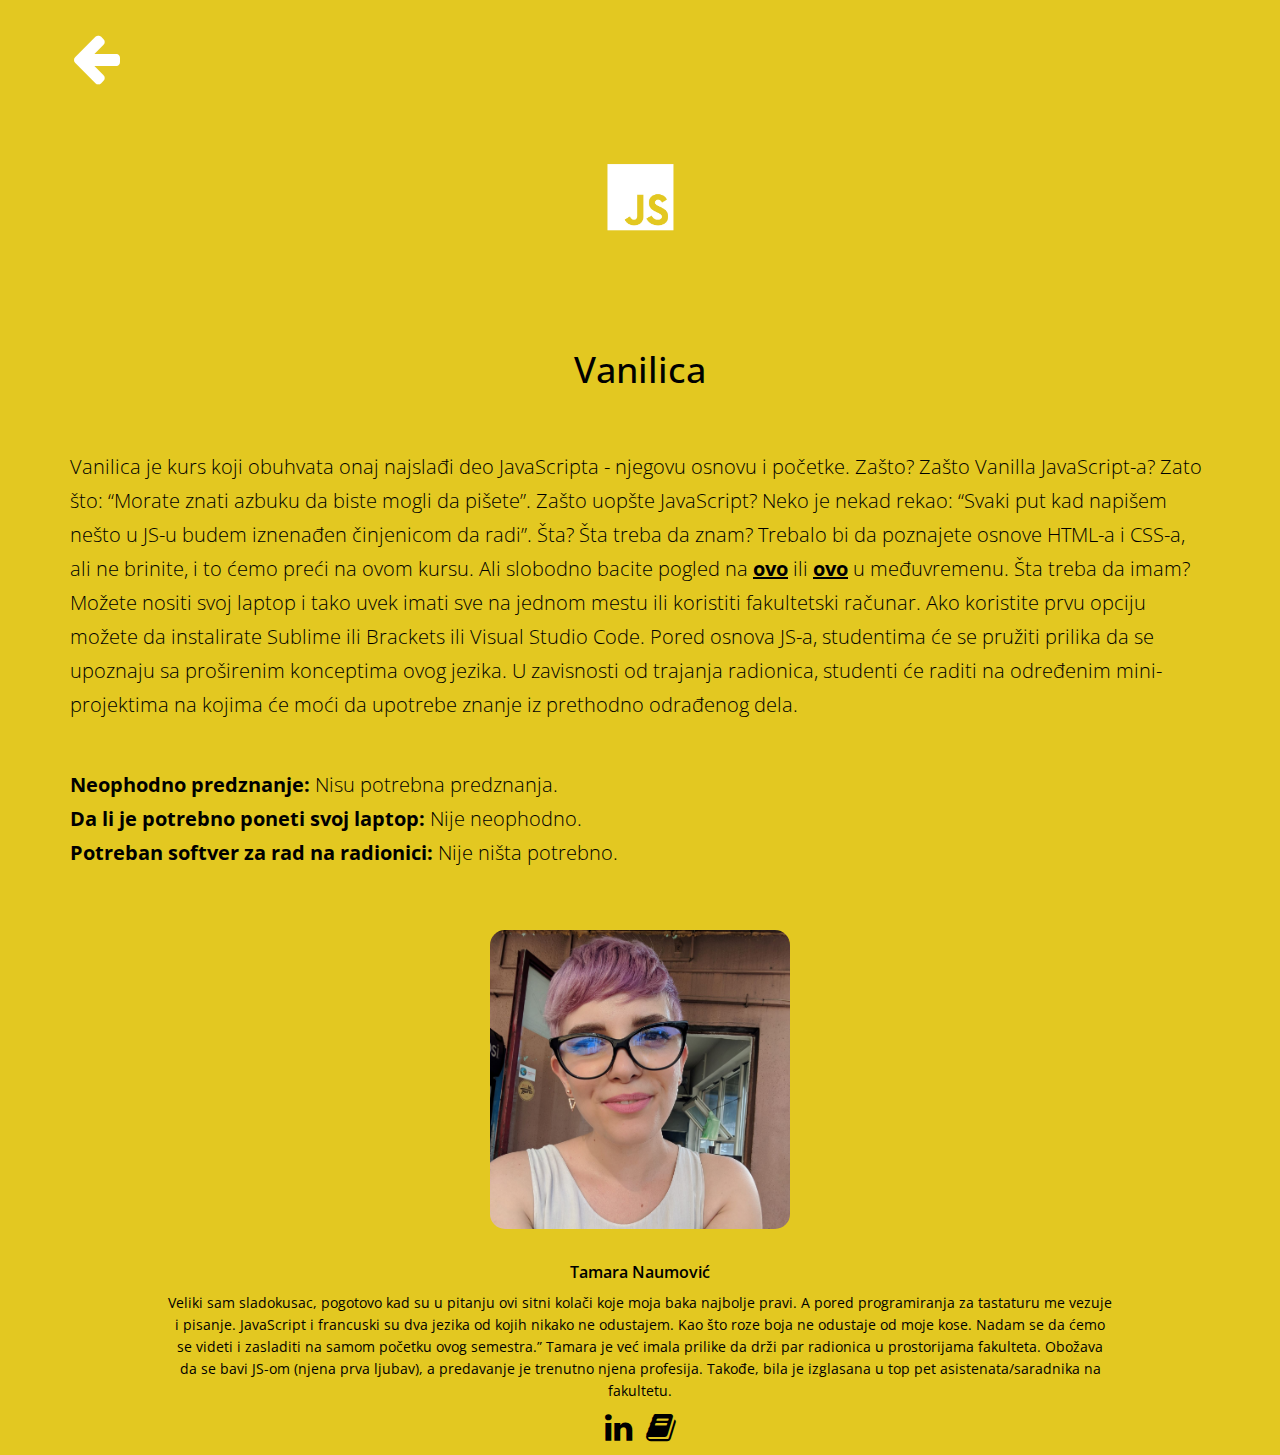
<file: radionica-vanillica.html>
<!DOCTYPE html>
<html lang="en">

<head>
    <meta charset="UTF-8">
    <meta name="viewport" content="width=device-width, initial-scale=1.0">
    <meta http-equiv="X-UA-Compatible" content="ie=edge">
    <title>Studenti studentima 2018</title>

    <!-- Bootstrap CDN -->

    <link rel="stylesheet" href="https://maxcdn.bootstrapcdn.com/bootstrap/3.3.7/css/bootstrap.min.css" integrity="sha384-BVYiiSIFeK1dGmJRAkycuHAHRg32OmUcww7on3RYdg4Va+PmSTsz/K68vbdEjh4u"
        crossorigin="anonymous">
    <script src="https://code.jquery.com/jquery-3.2.1.min.js" integrity="sha256-hwg4gsxgFZhOsEEamdOYGBf13FyQuiTwlAQgxVSNgt4="
        crossorigin="anonymous"></script>
    <script src="https://maxcdn.bootstrapcdn.com/bootstrap/3.3.7/js/bootstrap.min.js" integrity="sha384-Tc5IQib027qvyjSMfHjOMaLkfuWVxZxUPnCJA7l2mCWNIpG9mGCD8wGNIcPD7Txa"
        crossorigin="anonymous">

        </script>

    <!-- CSS -->
    <link rel="stylesheet" href="https://maxcdn.bootstrapcdn.com/font-awesome/4.7.0/css/font-awesome.min.css">
    <link rel="stylesheet" href="./css/main.css">
    <link rel="stylesheet" href="./css/radionica.css">

    <style type="text/css">
        body {
            background-color: #E3C821;
            color: black;
        }

        .workshop-info-text {
            color: black;
        }

        .fa-linkedin {
            color: black;
        }

        .ikonaRadionice {
            margin: auto;
            display: block;
            width: 35%;
            margin-bottom: 4%;
        }

        .razmak {
            margin-top: 4%;
        }

        .fa-arrow-right {
            color: white;
            size: 60px;
        }
    </style>
</head>

<body>
    <nav>
        <div class="container">
            <div class="go-back">
                <a href="index.html#radionice">
                    <!--<img src="../img/right-arrow.png" alt="Back">-->
                    <i class="fa fa-arrow-right fa-4x responsive-size" aria-hidden="false"></i>
                </a>
            </div>
        </div>
    </nav>
    <section class="workshop-info">
        <div class="container">
            <!--SLIKA-->
            <div class="img-control">
                <img class="img-responsive ikonaRadionice" src="./img/radionice/js02.jpg" alt="JS ikonica">
            </div>
            <!--/SLIKA-->
            <div class="row">
                <div class="col-md-10 col-md-offset-1">
                    <h1> Vanilica </h1>
                </div>
            </div>
            <div class="row">
                <div class="col-md-12">
                    <p class="workshop-info-text">
                        Vanilica je kurs koji obuhvata onaj najslađi deo JavaScripta - njegovu osnovu i početke. Zašto?
                        Zašto Vanilla JavaScript-a? Zato što: “Morate znati azbuku da biste mogli da pišete”. Zašto
                        uopšte JavaScript? Neko je nekad rekao: “Svaki put kad napišem nešto u JS-u budem iznenađen
                        činjenicom da radi”. Šta? Šta treba da znam? Trebalo bi da poznajete osnove HTML-a i CSS-a, ali
                        ne brinite, i to ćemo preći na ovom kursu. Ali slobodno bacite pogled na <a href=https://www.udemy.com/html-and-css-for-beginners-crash-course-learn-fast-easy/
                            target="_blank" style="color:black"> <b><u>ovo</u></b></a> ili <a href=https://www.udemy.com/build-your-first-website-in-1-week/
                            target="_blank" style="color:black"> <b><u>ovo</u></b></a> u
                        međuvremenu. Šta treba da imam? Možete nositi svoj laptop i tako uvek imati sve na jednom mestu
                        ili koristiti fakultetski računar. Ako koristite prvu opciju možete da instalirate Sublime ili
                        Brackets ili Visual Studio Code. Pored osnova JS-a, studentima će se pružiti prilika da se
                        upoznaju sa proširenim konceptima ovog jezika. U zavisnosti od trajanja radionica, studenti će
                        raditi na određenim mini-projektima na kojima će moći da upotrebe znanje iz prethodno odrađenog
                        dela.
                        <span class="razmak">
                            <b>Neophodno predznanje:</b> Nisu potrebna predznanja.</span>
                        <b>Da li je potrebno poneti svoj laptop:</b> Nije neophodno.
                        <span>
                            <b>Potreban softver za rad na radionici:</b> Nije ništa potrebno.
                        </span>
                    </p>
                </div>
            </div>
            <div class="row predavaci">
                <div class="col-md-10 predavac col-md-offset-1">
                    <img src="./img/predavaci/Tamara Naumovic.jpg" alt="Tamara">
                    <h5>Tamara Naumović</h5>
                    <p>
                        Veliki sam sladokusac, pogotovo kad su u pitanju ovi sitni kolači koje moja baka najbolje
                        pravi. A pored programiranja za tastaturu me vezuje i pisanje. JavaScript i francuski su dva
                        jezika od kojih nikako ne odustajem. Kao što roze boja ne odustaje od moje kose. Nadam se da
                        ćemo se videti i zasladiti na samom početku ovog semestra.” Tamara je već imala prilike da drži
                        par radionica u prostorijama fakulteta. Obožava da se bavi JS-om (njena prva ljubav), a
                        predavanje je trenutno njena profesija. Takođe, bila je izglasana u top pet
                        asistenata/saradnika na fakultetu.
                        <br>
                        <a href="www.linkedin.com/in/tamara-naumovic" class="link" style="display: inline; padding-right:10px">
                            <i class="fa fa-linkedin fa-2x" aria-hidden="true"></i>
                        </a>
                        <a href="http://blacksheep.rs/moj-ugao/zaplitanje-jezikom" class="link" style="display: inline; padding-top:10px">
                            <i class="fa fa-book fa-2x" style="color: black; padding-top:10px" aria-hidden="true"></i>
                        </a>
                    </p>
                </div>
            </div>
        </div>
    </section>
</body>

</html>
</file>
<file: css/main.css>
@import url('https://fonts.googleapis.com/css?family=Open+Sans:300,400,600,700,800');
@import url('https://fonts.googleapis.com/css?family=Barlow+Semi+Condensed:400,500,600,700,800,900');
* {
  margin: 0;
  padding: 0;
  box-sizing: border-box;
}

body,
html {
  width: 100%;
  min-height: 100vh;
  background: white;
  font-family: 'Open Sans', sans-serif;
}

header {
  height: 462px;
  min-height: 450px;
  background: url(../img/cover.jpg);
  background-color: #1B5A85;
  background-position: center center;
  background-repeat: no-repeat;
  margin-top: 50px;
}

header .custom-navbar {
  margin-bottom: 0 !important;
  border: none;
  background: #ffffff;
}

.navbar-brand > a img {
  width: 100%;
  height: 50px;
}

.custom-p {
  padding: 0 50px 50px 50px;
  margin-bottom: 20px;
  font-size: 18px;
  line-height: 34px;
  font-weight: 100;
  position: relative;
  z-index: 1;
}

.custom-p::after {
  content: ' ';
  z-index: -1;
  position: absolute;
  display: block;
  width: 100px;
  height: 100px;
  bottom: 20px;
  right: 0;
  background: rgba(0, 0, 0, 0.02);
}

.thumbnail {
  background: none;
  border: none;
}

.no-padding {
  padding: 0 !important;
}

.sticky {
  background: #fff !important;
  transition: padding 0.35s ease-in;
  box-shadow: 0 4px 5px 0 rgba(0, 0, 0, 0.14), 0 1px 10px 0 rgba(0, 0, 0, 0.02),
    0 2px 4px -1px rgba(0, 0, 0, 0.1);
  padding: 10px;
}

.sticky ul.nav > li > a {
  color: #333 !important;
}

.sticky ul.nav > li:last-child > a {
  color: #fff !important;
}

.nav > li > a {
  font-weight: 600;
  font-size: 16px;
  color: #333 !important;
}

.nav > li:first-child:hover > a {
  border-bottom: 1px solid #e67e22;
}

.nav > li:last-child > a {
  border: 2px solid #e67e22;
  background: #e67e22;
  color: #fff !important;
}

.nav > li:last-child:active > a {
  border: 2px solid #e67e22;
  background: #e67e22;
  color: #fff !important;
}

.nav > li:last-child:focus > a {
  border: 2px solid #e67e22;
  background: #e67e22;
  color: #fff !important;
}

.nav > li:last-child:hover > a {
  border: 2px solid #e67e22 !important;
  background: #e67e22 !important;
  color: #fff !important;
}

.nav > li:nth-child(2):hover > a {
  border-bottom: 1px solid #e67e22;
}

.nav > li:nth-child(3):hover > a {
  border-bottom: 1px solid #3498db;
}

.nav > li:nth-child(4):hover > a {
  border-bottom: 1px solid #f1c40f;
}

.nav > li:nth-child(5):hover > a {
  border-bottom: 1px solid #2ecc71;
}

.nav > li:nth-child(6):hover > a {
  border-bottom: 1px solid #9b59b6;
}

.title-space {
  margin: 100px 0;
  font-weight: 800;
  font-size: 44px;
  letter-spacing: 2px;
}

.title-dot {
  font-size: 48px;
}

.menu-dot {
  font-size: 24px;
}

.dot-green {
  color: #2ecc71;
}

.dot-yellow {
  color: #f1c40f;
}

.dot-orange {
  color: #e67e22;
}

.dot-red {
  color: #e74c3c;
}

.dot-blue {
  color: #3498db;
}

.dot-orange-v2 {
  color: #f39c12;
}

.dot-purple {
  color: #9b59b6;
}
.dot-black{
  color: black;
}

.call-to-action {
  display: inline-block;
  position: relative;
}

.button {
  padding: 10px 40px;
  border-radius: 40px;
  color: #fff;
  font-weight: 600;
  font-size: 20px;
  cursor: pointer;
  display: inline-block;
  position: relative;
  z-index: 1;
}

.button > a {
  color: #fff !important;
}

.arrow {
  position: absolute;
  top: 0;
  left: 0;
  width: 50px;
  transition: all 0.15s ease-in-out;
}

.arrow > img {
  width: 100%;
}

.button:hover + .arrow {
  transform: translate(200px);
}

.button-cta-orange {
  background: #f39c12;
}

.button-cta-green {
  background: #2ecc71;
}

.button-cta-orange {
  background: #e67e22;
}

.sponsors .row > .logo > a > img {
  width: 230px;
  height: 200px;
  padding: 20px;
}

.background-timer {
  width: 100%;
  height: 100%;
  background: rgba(0, 0, 0, 0.65), url('../img/back.png');
  background-attachment: fixed;
  color: #fff;
}

.timer {
  display: flex;
  justify-content: space-around;
  align-items: center;
  padding: 10px;
  font-family: 'Barlow Semi Condensed', sans-serif;
}

.timer > span {
  display: flex;
  flex-direction: column;
  justify-content: space-around;
  font-size: 22px;
}

#our-team .row > .thumbnail {
  display: inline-block;
}

#our-team .row .thumbnail .caption > h3 {
  text-align: center;
}

#our-team .thumbnail .caption > p > a i {
  color: #2ecc71;
}

#our-team .row .thumbnail > img {
  width: 220px;
  height: 220px;
  border-radius: 5%;
}

#radionice .thumbnail {
  margin-bottom: 0 !important;
  background: none;
  overflow: hidden;
  position: relative;
  color: #333;
}

.thumbnail > .work-info {
  position: absolute;
  width: 100%;
  bottom: 0;
  z-index: 1;
  padding: 5px;
  color: #333;
}
.work-info > a {
  color: #333;
}
.work-info > a:hover {
  color: #333;
  text-decoration: none;
}

#radionice .thumbnail > img {
  position: relative;
  z-index: 5;
  -webkit-filter: grayscale(100%);
  filter: grayscale(100%);
  transition: all 0.25s ease-in-out;
}

#radionice .thumbnail:hover > img {
  filter: none;
  -webkit-filter: none;
  transform: translateY(-40px);
}

footer {
  background: #fff;
  min-height: 400px;
  overflow: hidden;
}

footer #map {
  width: 100%;
  height: 400px;
}

.footer-nav {
  margin-top: 50px;
  text-align: center;
}

.footer-nav > a {
  color: #333 !important;
  padding: 10px;
  margin: 10px;
  font-size: 24px;
  text-align: center;
}

.footer-nav > a:first-of-type:hover {
  color: #3b5998 !important;
}

.footer-nav > a:nth-of-type(2):hover {
  color: #1da1f2 !important;
}

.footer-nav > a:last-of-type:hover {
  color: #cd486b !important;
}

.footer-nav > a:hover {
  text-decoration: none;
  outline: none;
  border: none;
}

.custom-footer {
  background: rgba(0, 0, 0, 0.07);
  padding-bottom: 50px;
}

.custom-footer ul {
  list-style: none;
}

/*.in > ul.nav {
  flex-direction: column;
}*/

@media (max-width: 1200px) {
  #radionice h3 {
    font-size: 18px;
  }
}

@media (max-width: 1000px) {
  #radionice h3 {
    font-size: 16px;
  }
}

/*@media (max-width: 861px) {
  a.navbar-brand {
    display: none;
  }
  ul.nav {
    width: 100%;
    text-align: center;
    margin: 0 auto;
    display: flex;
    align-items: center;
    justify-content: space-around;
  }
}*/

@media (max-width: 768px) {
  #radionice h3 {
    font-size: 16px;
  }
}

@media (max-width: 550px) {
  .title-space {
    margin: 75px 0;
  }
  .custom-p {
    padding: 0 !important;
    font-size: 14px;
    line-height: 24px;
    margin-bottom: 50px;
  }
}

@media (max-width: 992px) {
  .sponsors .row > .logo > img {
    width: 200px;
    height: 150px;
    padding: 15px;
  }
}
</file>
<file: css/radionica.css>
nav .go-back {
  width: 50px;
  height: 40px;
  transform: rotate(-180deg);
  margin-top: 50px;
}

.go-back > a img {
  width: 100%;
  cursor: pointer;
}

section.workshop-info {
  overflow: hidden;
}

.workshop-info h1 {
  text-align: center;
  margin-top:0;
}

.workshop-info-text {
  color: #333;
  line-height: 34px;
  font-size: 20px;
  padding: 50px 0;
  font-weight: 100;
}

.workshop-info-text > span {
  display: block;
}

.workshop-info-text span > a {
  color: yellow;
}
span > a > u {
  color: yellow;
  text-decoration: none;
  font-weight: 500;
}

.predavac {
  text-align: center;
}

.predavac p {
  font-size: 14px;
  line-height: 22px;
}

.predavac h5 {
  font-weight: 600;
  font-size: 16px;
}

.predavac .link {
  font-weight: 600;
  font-size: 16px;
  display: block;
  color: #333;
  margin: 10px 0;
}

.predavaci > .predavac img {
  width: 300px;
  height: 100%;
  margin: 0 25px 25px 25px;
  border-radius: 5%;
}

.img-size img {
  width: 300px !important;
  height: 100% !important;
}

@media (max-width: 490px) {
  .workshop-info-text {
    font-size: 16px;
    text-align: center;
    line-height: 25px;
  }
}

@media (max-width: 302px) {
  nav .go-back {
    margin-top: 20px;
  }
}

@media (max-width: 546px) {
  .responsive-size {
    font-size: 40px;
  }
}

@media (max-width: 546px) {
  .img-control img{
    width: 260px;
    height: 100%;
  }
}

@media (max-width: 277px) {
  .img-control img{
    width: 200px;
    height: 100%;
  }
}

@media (max-width: 277px) {
  .img-control img{
    width: 160px;
    height: 100%;
  }
}

@media (max-width: 302px) {
  .responsive-size {
    font-size: 25px;
  }
}

@media (max-width: 546px) {
  .workshop-info h1 {
    font-size: 30px;
  }
}

@media (max-width: 302px) {
  .workshop-info h1 {
    font-size: 24px;
  }
}

@media (max-width: 302px) {
  .img-size img {
    width:200px !important;
    height: 150px !important;
  }
}
</file>
